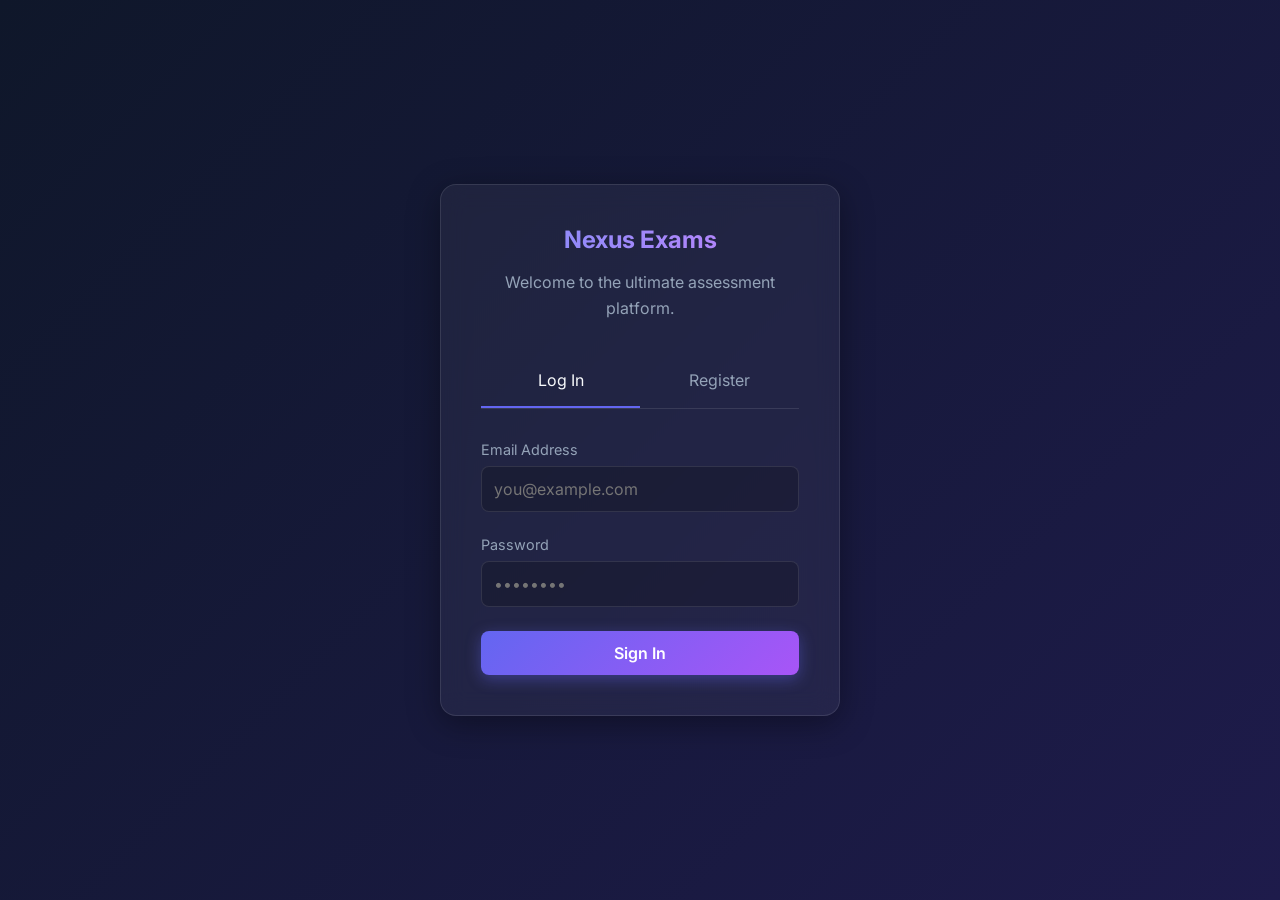
<file: index.html>
<!DOCTYPE html>
<html lang="en">
<head>
    <meta charset="UTF-8">
    <meta name="viewport" content="width=device-width, initial-scale=1.0">
    <title>Nexus Exam Portal - Login</title>
    <link href="https://fonts.googleapis.com/css2?family=Inter:wght@400;500;600;700&display=swap" rel="stylesheet">
    <link rel="stylesheet" href="css/style.css">
</head>
<body>
    <div class="auth-container">
        <div class="glass-panel auth-box">
            <div style="text-align: center; margin-bottom: 2rem;">
                <h1 class="brand">Nexus Exams</h1>
                <p>Welcome to the ultimate assessment platform.</p>
            </div>

            <div class="auth-tabs">
                <div class="auth-tab active" id="tab-login" onclick="toggleAuthMode('login')">Log In</div>
                <div class="auth-tab" id="tab-register" onclick="toggleAuthMode('register')">Register</div>
            </div>

            <div id="alert-box" class="alert hidden"></div>

            <!-- LoginForm -->
            <form id="login-form">
                <div class="form-group">
                    <label for="login-email">Email Address</label>
                    <input type="email" id="login-email" required placeholder="you@example.com">
                </div>
                <div class="form-group">
                    <label for="login-password">Password</label>
                    <input type="password" id="login-password" required placeholder="••••••••">
                </div>
                <button type="submit" class="btn btn-primary btn-block">Sign In</button>
            </form>

            <!-- Register Form -->
            <form id="register-form" class="hidden">
                <div class="form-group">
                    <label for="reg-name">Full Name</label>
                    <input type="text" id="reg-name" required placeholder="John Doe">
                </div>
                <div class="form-group">
                    <label for="reg-email">Email Address</label>
                    <input type="email" id="reg-email" required placeholder="you@example.com">
                </div>
                <div class="form-group">
                    <label for="reg-role">I am a...</label>
                    <select id="reg-role" required>
                        <option value="student">Student</option>
                        <option value="teacher">Teacher</option>
                    </select>
                </div>
                <div class="form-group">
                    <label for="reg-password">Password</label>
                    <input type="password" id="reg-password" required placeholder="••••••••">
                </div>
                <button type="submit" class="btn btn-primary btn-block">Create Account</button>
            </form>
        </div>
    </div>

    <!-- Scripts -->
    <script src="js/db.js"></script>
    <script src="js/auth.js"></script>
    <script>
        // Check if already logged in and redirect
        document.addEventListener('DOMContentLoaded', () => {
            const user = window.DB.getCurrentUser();
            if (user) {
                window.location.href = user.role === 'teacher' ? 'teacher-dashboard.html' : 'student-dashboard.html';
            }
        });
    </script>
</body>
</html>
</file>
<file: css/style.css>
/* Base Styles and Variables */
:root {
  --primary-color: #6366f1;
  --secondary-color: #a855f7;
  --bg-gradient: linear-gradient(135deg, #0f172a 0%, #1e1b4b 100%);
  --glass-bg: rgba(255, 255, 255, 0.05);
  --glass-border: rgba(255, 255, 255, 0.1);
  --text-main: #f8fafc;
  --text-muted: #94a3b8;
  --success: #10b981;
  --danger: #ef4444;
  --card-radius: 16px;
}

* {
  margin: 0;
  padding: 0;
  box-sizing: border-box;
  font-family: 'Inter', -apple-system, BlinkMacSystemFont, 'Segoe UI', Roboto, Helvetica, Arial, sans-serif;
}

body {
  background: var(--bg-gradient);
  color: var(--text-main);
  min-height: 100vh;
  display: flex;
  flex-direction: column;
}

/* Typography */
h1, h2, h3, h4 {
  font-weight: 700;
  margin-bottom: 1rem;
}

p {
  color: var(--text-muted);
  line-height: 1.6;
}

/* Glassmorphism Classes */
.glass-panel {
  background: var(--glass-bg);
  backdrop-filter: blur(12px);
  -webkit-backdrop-filter: blur(12px);
  border: 1px solid var(--glass-border);
  border-radius: var(--card-radius);
  box-shadow: 0 8px 32px 0 rgba(0, 0, 0, 0.37);
}

/* Container */
.container {
  max-width: 1200px;
  margin: 0 auto;
  padding: 2rem;
  width: 100%;
}

/* Navigation */
nav {
  display: flex;
  justify-content: space-between;
  align-items: center;
  padding: 1rem 2rem;
  margin-bottom: 2rem;
}

.brand {
  font-size: 1.5rem;
  font-weight: bold;
  background: linear-gradient(to right, #818cf8, #c084fc);
  -webkit-background-clip: text;
  -webkit-text-fill-color: transparent;
}

.nav-links button {
  background: transparent;
  border: 1px solid var(--glass-border);
  color: var(--text-main);
  padding: 0.5rem 1rem;
  border-radius: 8px;
  cursor: pointer;
  transition: all 0.3s ease;
}

.nav-links button:hover {
  background: var(--glass-bg);
}

/* Forms */
.form-group {
  margin-bottom: 1.5rem;
}

label {
  display: block;
  margin-bottom: 0.5rem;
  font-size: 0.9rem;
  color: var(--text-muted);
}

input, select, textarea {
  width: 100%;
  padding: 0.75rem;
  background: rgba(0, 0, 0, 0.2);
  border: 1px solid var(--glass-border);
  border-radius: 8px;
  color: var(--text-main);
  font-size: 1rem;
  transition: border-color 0.3s ease;
}

input:focus, select:focus, textarea:focus {
  outline: none;
  border-color: var(--primary-color);
}

/* Buttons */
.btn {
  display: inline-block;
  padding: 0.75rem 1.5rem;
  border: none;
  border-radius: 8px;
  font-size: 1rem;
  font-weight: 600;
  cursor: pointer;
  transition: transform 0.2s ease, box-shadow 0.2s ease;
  text-align: center;
}

.btn-primary {
  background: linear-gradient(135deg, var(--primary-color), var(--secondary-color));
  color: white;
  box-shadow: 0 4px 15px rgba(99, 102, 241, 0.4);
}

.btn-primary:hover {
  transform: translateY(-2px);
  box-shadow: 0 6px 20px rgba(99, 102, 241, 0.6);
}

.btn-secondary {
  background: var(--glass-bg);
  color: var(--text-main);
  border: 1px solid var(--glass-border);
}

.btn-secondary:hover {
  background: rgba(255, 255, 255, 0.1);
}

.btn-danger {
  background: var(--danger);
  color: white;
}

.btn-block {
  width: 100%;
}

/* Auth Page specific */
.auth-container {
  min-height: 100vh;
  display: flex;
  align-items: center;
  justify-content: center;
}

.auth-box {
  width: 100%;
  max-width: 400px;
  padding: 2.5rem;
}

.auth-tabs {
  display: flex;
  margin-bottom: 2rem;
  border-bottom: 1px solid var(--glass-border);
}

.auth-tab {
  flex: 1;
  text-align: center;
  padding: 1rem;
  cursor: pointer;
  color: var(--text-muted);
  border-bottom: 2px solid transparent;
  transition: all 0.3s ease;
}

.auth-tab.active {
  color: var(--text-main);
  border-bottom-color: var(--primary-color);
}

/* Dashboard layouts */
.dashboard-grid {
  display: grid;
  grid-template-columns: 1fr;
  gap: 2rem;
}

@media (min-width: 768px) {
  .dashboard-grid {
    grid-template-columns: repeat(auto-fit, minmax(300px, 1fr));
  }
}

.card {
  padding: 1.5rem;
  display: flex;
  flex-direction: column;
}

.card-header {
  display: flex;
  justify-content: space-between;
  align-items: center;
  margin-bottom: 1rem;
  padding-bottom: 1rem;
  border-bottom: 1px solid var(--glass-border);
}

.card-title {
  font-size: 1.25rem;
  margin-bottom: 0;
}

.card-actions {
  margin-top: auto;
  padding-top: 1rem;
}

/* Student Results Table */
.results-table {
  width: 100%;
  border-collapse: collapse;
}

.results-table th, .results-table td {
  padding: 1rem;
  text-align: left;
  border-bottom: 1px solid var(--glass-border);
}

.results-table th {
  color: var(--text-muted);
  font-weight: 600;
}

.badge {
  padding: 0.25rem 0.75rem;
  border-radius: 9999px;
  font-size: 0.875rem;
  font-weight: 500;
}

.badge-success {
  background: rgba(16, 185, 129, 0.2);
  color: var(--success);
}

.badge-warning {
  background: rgba(245, 158, 11, 0.2);
  color: #fcd34d;
}

/* Exam taking UI */
.exam-header {
  display: flex;
  justify-content: space-between;
  align-items: center;
  margin-bottom: 2rem;
  padding: 1rem;
}

.timer {
  font-size: 1.5rem;
  font-weight: bold;
  font-variant-numeric: tabular-nums;
  color: #fcd34d;
}

.question-block {
  margin-bottom: 2rem;
}

.question-text {
  font-size: 1.25rem;
  margin-bottom: 1.5rem;
}

.options-list {
  display: flex;
  flex-direction: column;
  gap: 1rem;
}

.option-item {
  display: flex;
  align-items: center;
  padding: 1rem;
  background: rgba(0, 0, 0, 0.2);
  border: 1px solid var(--glass-border);
  border-radius: 8px;
  cursor: pointer;
  transition: all 0.2s ease;
}

.option-item:hover {
  background: rgba(255, 255, 255, 0.05);
  border-color: rgba(255, 255, 255, 0.2);
}

.option-item input[type="radio"] {
  width: auto;
  margin-right: 1rem;
  transform: scale(1.2);
}

/* Hidden Utility */
.hidden {
  display: none !important;
}

/* Alert Notification */
.alert {
  padding: 1rem;
  border-radius: 8px;
  margin-bottom: 1rem;
  text-align: center;
}
.alert-error {
  background: rgba(239, 68, 68, 0.2);
  border: 1px solid var(--danger);
  color: #fca5a5;
}
.alert-success {
  background: rgba(16, 185, 129, 0.2);
  border: 1px solid var(--success);
  color: #6ee7b7;
}
</file>
